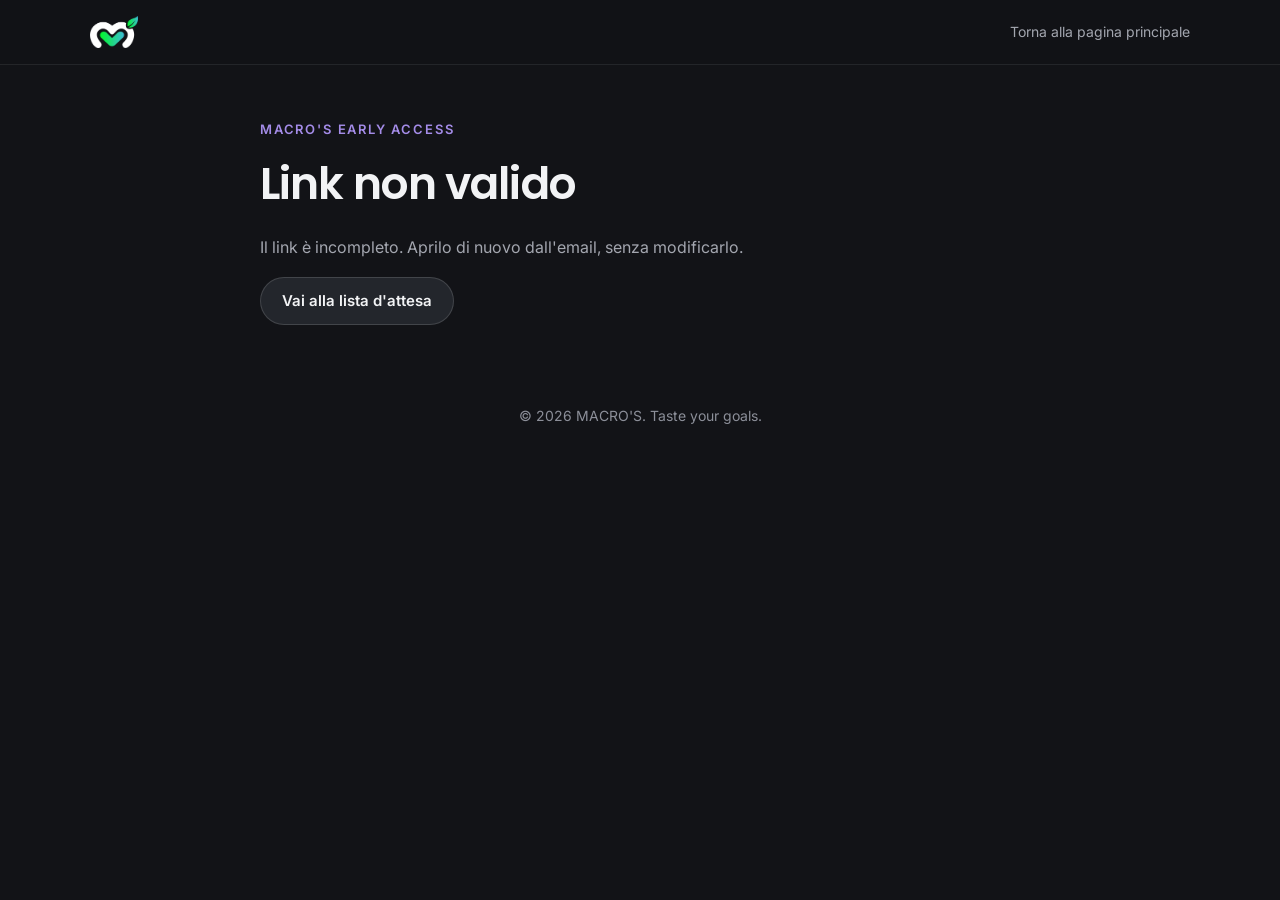
<file: iscrizione.html>
<!DOCTYPE html>
<html lang="it">
<head>
<meta charset="UTF-8">
<meta name="viewport" content="width=device-width, initial-scale=1, viewport-fit=cover">
<title>MACRO'S - La tua iscrizione</title>
<meta name="robots" content="noindex">
<meta name="referrer" content="no-referrer">
<meta name="theme-color" content="#121317">
<link rel="icon" type="image/png" href="img/icon-192.png?v=2">
<link rel="preconnect" href="https://fonts.googleapis.com">
<link rel="preconnect" href="https://fonts.gstatic.com" crossorigin>
<link href="https://fonts.googleapis.com/css2?family=Poppins:wght@500;600&family=Inter:wght@400;500;600&display=swap" rel="stylesheet">
<link rel="stylesheet" href="css/pages.css">
<style>
main{padding:56px 0 24px;}
main h1{font-size:clamp(28px,4.4vw,44px);margin-bottom:12px;}
.row{display:grid;gap:10px;margin-top:22px;}
.actions{display:flex;flex-wrap:wrap;gap:10px;margin-top:22px;}
.check{display:grid;grid-template-columns:22px 1fr;gap:12px;align-items:start;font-weight:400;color:var(--text-2);cursor:pointer;}
.check input{width:20px;height:20px;margin:2px 0 0;accent-color:#A48CE8;}
hr{border:0;border-top:1px solid var(--line);margin:28px 0;}
</style>
</head>
<body>
<nav class="nav"><div class="wrap"><a href="index.html" aria-label="MACRO'S, pagina principale"><img src="img/logo-mark.webp" alt="MACRO'S" width="48" height="32"></a><a class="back" href="index.html">Torna alla pagina principale</a></div></nav>

<main class="narrow" id="main" aria-live="polite">
  <p class="kicker">MACRO'S Early Access</p>
  <h1 id="title">Un attimo…</h1>
  <p class="muted" id="lead">Stiamo controllando il tuo link.</p>
  <div id="body"></div>
</main>
<footer>© <span id="year">2026</span> MACRO'S. Taste your goals.</footer>

<script src="js/waitlist-config.js"></script>
<script src="js/waitlist-cities.js"></script>
<script>
/* Conferma dell'iscrizione (#conferma=TOKEN) e gestione con il link personale (#gestisci=TOKEN).
   Il token sta dopo il # così non arriva al server della pagina né ad altri siti; appena letto si toglie dall'indirizzo. */
(function(){
  'use strict';
  var CFG = window.WAITLIST_CONFIG || {};
  var $ = function(id){ return document.getElementById(id); };
  document.getElementById('year').textContent = new Date().getFullYear();
  var m = /^#(conferma|gestisci)=([A-Za-z0-9_-]{43})$/.exec(location.hash);
  if(m) history.replaceState(null, '', location.pathname);   // il token non resta nella cronologia né nei segnalibri
  function esc(s){ return String(s == null ? '' : s).replace(/[&<>"']/g, function(c){ return {'&':'&amp;','<':'&lt;','>':'&gt;','"':'&quot;',"'":'&#39;'}[c]; }); }
  function show(title, lead, html){ $('title').textContent = title; $('lead').innerHTML = lead; $('body').innerHTML = html || ''; }
  function call(body){
    return fetch(CFG.endpoint, {method:'POST', headers:{'Content-Type':'application/json', 'apikey':CFG.anonKey || ''}, body:JSON.stringify(body)})
      .then(function(r){ return r.json().catch(function(){ return {}; }).then(function(d){ if(!r.ok) throw Object.assign(new Error('http'), {status:r.status}); return d; }); });
  }
  var temp = function(e){ show('Non è andata a buon fine', e && e.status === 429 ? 'Troppi tentativi in poco tempo: riprova tra qualche minuto.' : 'Si è verificato un problema temporaneo. Riapri il link tra poco.'); };

  if(!m || !CFG.endpoint){ show('Link non valido', 'Il link è incompleto. Aprilo di nuovo dall\'email, senza modificarlo.', '<p><a class="btn btn-quiet" href="index.html#early-access">Vai alla lista d\'attesa</a></p>'); return; }
  var token = m[2];

  /* ---------- conferma ---------- */
  if(m[1] === 'conferma'){
    call({action:'confirm', token:token}).then(function(d){
      if(d.result === 'confirmed'){
        show('Sei nella lista d\'attesa!', 'Iscrizione confermata per <b>' + esc(d.city_name) + '</b> (' + esc(d.province) + ', ' + esc(d.region) + ').',
          '<div class="card" style="margin-top:24px"><p style="margin:0">Quando MACRO\'S sarà disponibile a ' + esc(d.city_name) + ' riceverai il tuo codice personale per il 10% di sconto sul primo ordine. Vale una sola volta, sul primo ordine reale, entro la scadenza che ti indicheremo.</p>' +
          '<p class="small" style="margin:14px 0 0">Iscriversi non è un ordine né un acquisto e non garantisce un\'apertura in quella città.</p></div>' +
          (d.welcome_email === 'sent' ? '<p class="muted" style="margin-top:18px">Ti abbiamo inviato un\'email di riepilogo con il link per cambiare città, consensi o cancellarti.</p>'
            : '<div class="notice notice-warn" style="margin-top:18px">L\'email di riepilogo non è partita: l\'invio delle email non è ancora attivo. L\'iscrizione è comunque confermata.</div>') +
          '<div class="actions"><a class="btn btn-ea" href="index.html">Scopri MACRO\'S</a></div>');
      } else if(d.result === 'already'){
        show('Iscrizione già confermata', 'Questo link è già stato usato: la tua iscrizione è attiva. Per cambiare città o consensi usa il link nell\'email di riepilogo.', '<div class="actions"><a class="btn btn-quiet" href="index.html">Torna a MACRO\'S</a></div>');
      } else if(d.result === 'expired'){
        show('Link scaduto', 'Il link di conferma vale 48 ore. Iscriviti di nuovo con la stessa email: ti mandiamo un link nuovo, senza creare doppioni.', '<div class="actions"><a class="btn btn-ea" href="index.html#early-access">Richiedi un nuovo link</a></div>');
      } else {
        show('Link non valido', 'Il link non è riconosciuto: forse è incompleto o è stato sostituito da uno più recente. Usa l\'ultima email ricevuta.', '<div class="actions"><a class="btn btn-quiet" href="index.html#early-access">Vai alla lista d\'attesa</a></div>');
      }
    }).catch(temp);
    return;
  }

  /* ---------- gestione: città, consenso commerciale, cancellazione ---------- */
  var REG = window.WAITLIST_REGIONS || [], PROV = window.WAITLIST_PROVINCES || [];
  var fold = function(s){ return String(s).normalize('NFD').replace(/[̀-ͯ]/g, '').toLowerCase().replace(/[’']/g, ' '); };
  var CITIES = (window.WAITLIST_COMUNI || []).map(function(c){ var p = PROV[c[2]] || ['', '', 0]; return {id:c[0], name:c[1], sigla:p[0], province:p[1], region:REG[p[2]] || '', cap:c[3], f:fold(c[1])}; });
  function search(q){
    q = fold(q.trim()); if(!q) return [];
    var a = [], b = [];
    CITIES.forEach(function(c){ if(c.f.indexOf(q) === 0) a.push(c); else if(q.length >= 3 && c.f.indexOf(q) > 0) b.push(c); });
    var s = function(x, y){ return (y.cap - x.cap) || x.name.length - y.name.length; };
    return a.sort(s).concat(b.sort(s)).slice(0, 8);
  }

  function renderManage(d){
    show('La tua iscrizione', 'Email: <b>' + esc(d.email_masked) + '</b> · ' + (d.status === 'confirmed' ? 'confermata' : 'in attesa di conferma'),
      '<div class="card" style="margin-top:24px">' +
        '<label for="city">Città in cui vorresti trovare MACRO\'S</label>' +
        '<p class="small" style="margin:4px 0 10px">Attuale: <b style="color:var(--text)">' + esc(d.city_name) + '</b> (' + esc(d.province) + ', ' + esc(d.region) + ')</p>' +
        '<div class="combo"><input id="city" type="text" role="combobox" aria-expanded="false" aria-controls="city-list" aria-autocomplete="list" autocomplete="off" placeholder="Cerca un altro comune"><ul id="city-list" role="listbox" hidden></ul></div>' +
        '<div class="actions"><button class="btn btn-ea" id="save-city" type="button" disabled>Salva la nuova città</button></div>' +
        '<hr>' +
        '<label class="check"><input type="checkbox" id="mkt"' + (d.marketing_consent ? ' checked' : '') + '><span>Voglio ricevere anche novità e offerte di MACRO\'S non legate alla lista d\'attesa (facoltativo).</span></label>' +
        '<hr>' +
        '<p class="small" style="margin:0 0 12px">Cancellandoti elimini l\'iscrizione e lo sconto del 10%. L\'operazione non si può annullare.</p>' +
        '<button class="btn btn-danger" id="del" type="button">Cancella la mia iscrizione</button>' +
      '</div><div id="msg" role="status" style="margin-top:16px"></div>');
    var input = $('city'), list = $('city-list'), save = $('save-city'), chosen = null, shown = [], act = -1;
    function draw(){
      list.innerHTML = shown.map(function(c, i){ return '<li role="option" id="o' + i + '" aria-selected="' + (i === act) + '" data-i="' + i + '"><b>' + esc(c.name) + '</b><span>' + esc(c.province + ' · ' + c.region) + '</span></li>'; }).join('');
      list.hidden = !shown.length; input.setAttribute('aria-expanded', shown.length ? 'true' : 'false');
      if(act >= 0) input.setAttribute('aria-activedescendant', 'o' + act); else input.removeAttribute('aria-activedescendant');
    }
    function pick(c){ chosen = c; input.value = c.name + ' (' + c.sigla + ')'; shown = []; act = -1; draw(); save.disabled = false; }
    input.addEventListener('input', function(){ chosen = null; save.disabled = true; shown = search(input.value); act = shown.length ? 0 : -1; draw(); });
    input.addEventListener('keydown', function(e){
      if(e.key === 'ArrowDown' && shown.length){ e.preventDefault(); act = (act + 1) % shown.length; draw(); }
      else if(e.key === 'ArrowUp' && shown.length){ e.preventDefault(); act = (act - 1 + shown.length) % shown.length; draw(); }
      else if(e.key === 'Enter' && act >= 0){ e.preventDefault(); pick(shown[act]); }
      else if(e.key === 'Escape'){ shown = []; draw(); }
    });
    list.addEventListener('mousedown', function(e){ var li = e.target.closest('li'); if(li){ e.preventDefault(); pick(shown[+li.dataset.i]); } });
    input.addEventListener('blur', function(){ setTimeout(function(){ shown = []; draw(); }, 120); });
    function msg(kind, text){ $('msg').className = 'notice notice-' + kind; $('msg').textContent = text; }
    save.addEventListener('click', function(){
      if(!chosen) return; save.disabled = true;
      call({action:'manage', token:token, op:'city', city_id:chosen.id}).then(function(r){ if(r.result === 'ok'){ renderManage(r); msg('ok', 'Città aggiornata: ' + r.city_name + '.'); } else msg('error', 'Link non più valido.'); })
        .catch(function(){ save.disabled = false; msg('error', 'Non è stato possibile salvare: riprova tra poco.'); });
    });
    $('mkt').addEventListener('change', function(e){
      var on = e.target.checked; e.target.disabled = true;
      call({action:'manage', token:token, op:'marketing', marketing:on}).then(function(r){ e.target.disabled = false; if(r.result === 'ok') msg('ok', on ? 'Consenso alle comunicazioni commerciali registrato.' : 'Consenso revocato: non riceverai più comunicazioni commerciali.'); })
        .catch(function(){ e.target.disabled = false; e.target.checked = !on; msg('error', 'Non è stato possibile salvare: riprova tra poco.'); });
    });
    $('del').addEventListener('click', function(){
      if(!confirm('Vuoi davvero cancellare l\'iscrizione? Perderai lo sconto del 10%.')) return;
      $('del').disabled = true;
      call({action:'manage', token:token, op:'delete'}).then(function(r){
        if(r.result === 'deleted') show('Iscrizione cancellata', 'Abbiamo eliminato la tua email e la città scelta dalla lista d\'attesa. Lo sconto del 10% non è più riservato: se cambi idea, puoi iscriverti di nuovo quando vuoi.', '<div class="actions"><a class="btn btn-quiet" href="index.html">Torna a MACRO\'S</a></div>');
        else msg('error', 'Link non più valido.');
      }).catch(function(){ $('del').disabled = false; msg('error', 'Non è stato possibile cancellare: riprova tra poco.'); });
    });
  }
  call({action:'manage', token:token, op:'get'}).then(function(d){
    if(d.result === 'ok') renderManage(d);
    else show('Link non valido', 'Questo link personale non è più valido: forse ne hai ricevuto uno più recente, oppure l\'iscrizione è stata cancellata.', '<div class="actions"><a class="btn btn-quiet" href="index.html#early-access">Vai alla lista d\'attesa</a></div>');
  }).catch(temp);
})();
</script>
</body>
</html>
</file>
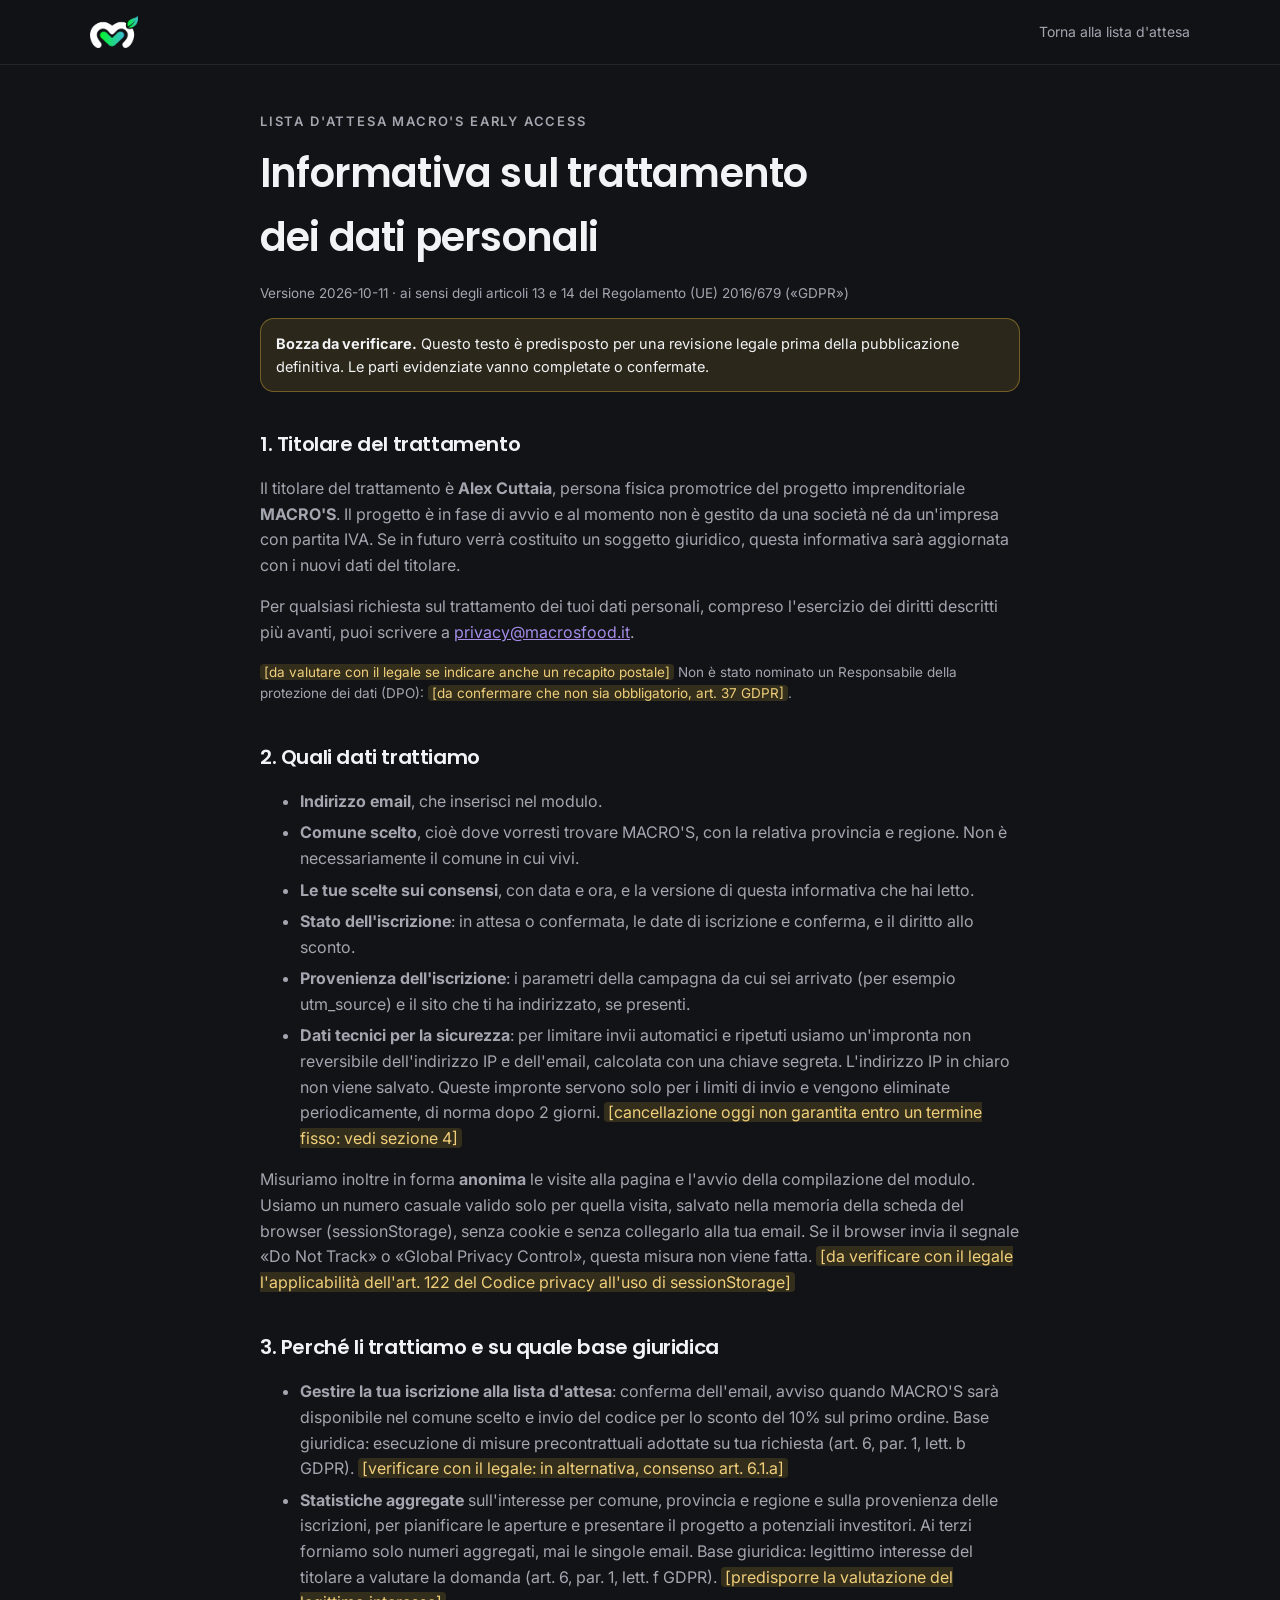
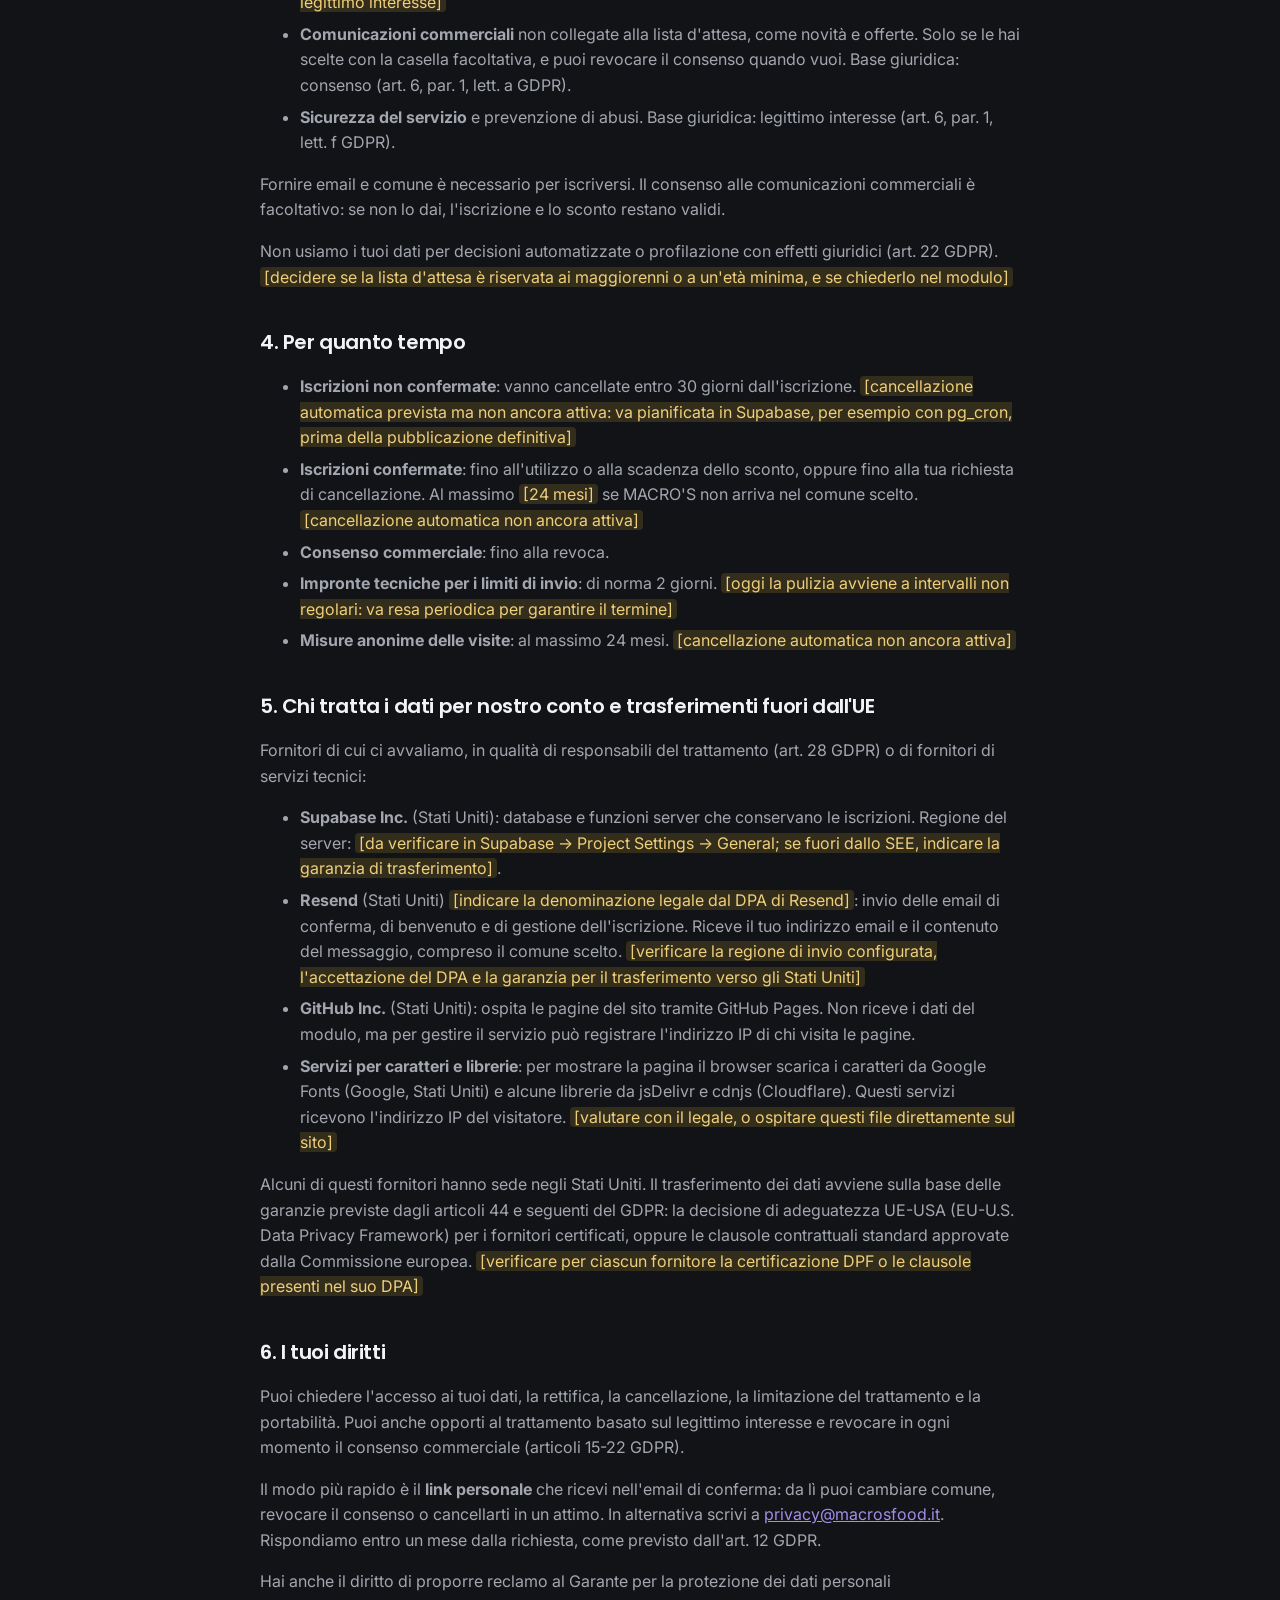
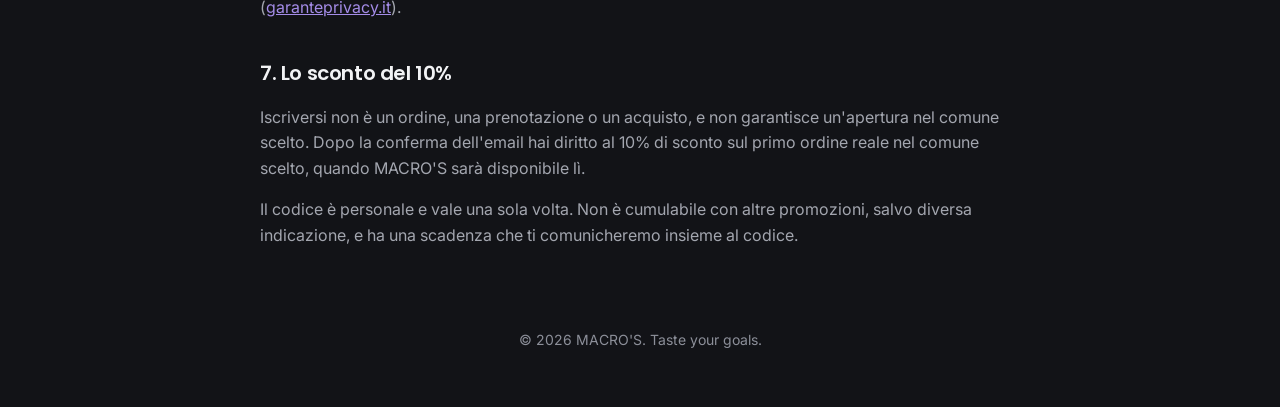
<file: privacy.html>
<!DOCTYPE html>
<html lang="it">
<head>
<meta charset="UTF-8">
<meta name="viewport" content="width=device-width, initial-scale=1, viewport-fit=cover">
<title>MACRO'S - Informativa privacy lista d'attesa</title>
<meta name="robots" content="noindex">
<meta name="theme-color" content="#121317">
<link rel="icon" type="image/png" href="img/icon-192.png?v=2">
<link rel="preconnect" href="https://fonts.googleapis.com">
<link rel="preconnect" href="https://fonts.gstatic.com" crossorigin>
<link href="https://fonts.googleapis.com/css2?family=Poppins:wght@500;600&family=Inter:wght@400;500;600&display=swap" rel="stylesheet">
<link rel="stylesheet" href="css/pages.css">
<style>
.doc{padding:48px 0 24px;}
.doc h1{font-size:clamp(28px,4vw,40px);margin-bottom:8px;}
.doc h2{font-size:20px;margin:36px 0 10px;}
.doc p,.doc li{color:var(--text-2);}
.doc li{margin-bottom:6px;}
.todo{background:rgba(224,178,58,.16);color:#F0CF7A;padding:0 4px;border-radius:4px;}
</style>
</head>
<body>
<nav class="nav"><div class="wrap"><a href="index.html" aria-label="MACRO'S, pagina principale"><img src="img/logo-mark.webp" alt="MACRO'S" width="48" height="32"></a><a class="back" href="index.html#early-access">Torna alla lista d'attesa</a></div></nav>

<main class="doc narrow">
  <p class="kicker">Lista d'attesa MACRO'S Early Access</p>
  <h1>Informativa sul trattamento dei dati personali</h1>
  <p class="small">Versione 2026-10-11 · ai sensi degli articoli 13 e 14 del Regolamento (UE) 2016/679 («GDPR»)</p>
  <div class="notice notice-warn" role="note"><b>Bozza da verificare.</b> Questo testo è predisposto per una revisione legale prima della pubblicazione definitiva. Le parti evidenziate vanno completate o confermate.</div>

  <h2>1. Titolare del trattamento</h2>
  <p>Il titolare del trattamento è <b>Alex Cuttaia</b>, persona fisica promotrice del progetto imprenditoriale <b>MACRO'S</b>. Il progetto è in fase di avvio e al momento non è gestito da una società né da un'impresa con partita IVA. Se in futuro verrà costituito un soggetto giuridico, questa informativa sarà aggiornata con i nuovi dati del titolare.</p>
  <p>Per qualsiasi richiesta sul trattamento dei tuoi dati personali, compreso l'esercizio dei diritti descritti più avanti, puoi scrivere a <a href="mailto:privacy@macrosfood.it">privacy@macrosfood.it</a>.</p>
  <p class="small"><span class="todo">[da valutare con il legale se indicare anche un recapito postale]</span> Non è stato nominato un Responsabile della protezione dei dati (DPO): <span class="todo">[da confermare che non sia obbligatorio, art. 37 GDPR]</span>.</p>

  <h2>2. Quali dati trattiamo</h2>
  <ul>
    <li><b>Indirizzo email</b>, che inserisci nel modulo.</li>
    <li><b>Comune scelto</b>, cioè dove vorresti trovare MACRO'S, con la relativa provincia e regione. Non è necessariamente il comune in cui vivi.</li>
    <li><b>Le tue scelte sui consensi</b>, con data e ora, e la versione di questa informativa che hai letto.</li>
    <li><b>Stato dell'iscrizione</b>: in attesa o confermata, le date di iscrizione e conferma, e il diritto allo sconto.</li>
    <li><b>Provenienza dell'iscrizione</b>: i parametri della campagna da cui sei arrivato (per esempio utm_source) e il sito che ti ha indirizzato, se presenti.</li>
    <li><b>Dati tecnici per la sicurezza</b>: per limitare invii automatici e ripetuti usiamo un'impronta non reversibile dell'indirizzo IP e dell'email, calcolata con una chiave segreta. L'indirizzo IP in chiaro non viene salvato. Queste impronte servono solo per i limiti di invio e vengono eliminate periodicamente, di norma dopo 2 giorni. <span class="todo">[cancellazione oggi non garantita entro un termine fisso: vedi sezione 4]</span></li>
  </ul>
  <p>Misuriamo inoltre in forma <b>anonima</b> le visite alla pagina e l'avvio della compilazione del modulo. Usiamo un numero casuale valido solo per quella visita, salvato nella memoria della scheda del browser (sessionStorage), senza cookie e senza collegarlo alla tua email. Se il browser invia il segnale «Do Not Track» o «Global Privacy Control», questa misura non viene fatta. <span class="todo">[da verificare con il legale l'applicabilità dell'art. 122 del Codice privacy all'uso di sessionStorage]</span></p>

  <h2>3. Perché li trattiamo e su quale base giuridica</h2>
  <ul>
    <li><b>Gestire la tua iscrizione alla lista d'attesa</b>: conferma dell'email, avviso quando MACRO'S sarà disponibile nel comune scelto e invio del codice per lo sconto del 10% sul primo ordine. Base giuridica: esecuzione di misure precontrattuali adottate su tua richiesta (art. 6, par. 1, lett. b GDPR). <span class="todo">[verificare con il legale: in alternativa, consenso art. 6.1.a]</span></li>
    <li><b>Statistiche aggregate</b> sull'interesse per comune, provincia e regione e sulla provenienza delle iscrizioni, per pianificare le aperture e presentare il progetto a potenziali investitori. Ai terzi forniamo solo numeri aggregati, mai le singole email. Base giuridica: legittimo interesse del titolare a valutare la domanda (art. 6, par. 1, lett. f GDPR). <span class="todo">[predisporre la valutazione del legittimo interesse]</span></li>
    <li><b>Comunicazioni commerciali</b> non collegate alla lista d'attesa, come novità e offerte. Solo se le hai scelte con la casella facoltativa, e puoi revocare il consenso quando vuoi. Base giuridica: consenso (art. 6, par. 1, lett. a GDPR).</li>
    <li><b>Sicurezza del servizio</b> e prevenzione di abusi. Base giuridica: legittimo interesse (art. 6, par. 1, lett. f GDPR).</li>
  </ul>
  <p>Fornire email e comune è necessario per iscriversi. Il consenso alle comunicazioni commerciali è facoltativo: se non lo dai, l'iscrizione e lo sconto restano validi.</p>
  <p>Non usiamo i tuoi dati per decisioni automatizzate o profilazione con effetti giuridici (art. 22 GDPR). <span class="todo">[decidere se la lista d'attesa è riservata ai maggiorenni o a un'età minima, e se chiederlo nel modulo]</span></p>

  <h2>4. Per quanto tempo</h2>
  <ul>
    <li><b>Iscrizioni non confermate</b>: vanno cancellate entro 30 giorni dall'iscrizione. <span class="todo">[cancellazione automatica prevista ma non ancora attiva: va pianificata in Supabase, per esempio con pg_cron, prima della pubblicazione definitiva]</span></li>
    <li><b>Iscrizioni confermate</b>: fino all'utilizzo o alla scadenza dello sconto, oppure fino alla tua richiesta di cancellazione. Al massimo <span class="todo">[24 mesi]</span> se MACRO'S non arriva nel comune scelto. <span class="todo">[cancellazione automatica non ancora attiva]</span></li>
    <li><b>Consenso commerciale</b>: fino alla revoca.</li>
    <li><b>Impronte tecniche per i limiti di invio</b>: di norma 2 giorni. <span class="todo">[oggi la pulizia avviene a intervalli non regolari: va resa periodica per garantire il termine]</span></li>
    <li><b>Misure anonime delle visite</b>: al massimo 24 mesi. <span class="todo">[cancellazione automatica non ancora attiva]</span></li>
  </ul>

  <h2>5. Chi tratta i dati per nostro conto e trasferimenti fuori dall'UE</h2>
  <p>Fornitori di cui ci avvaliamo, in qualità di responsabili del trattamento (art. 28 GDPR) o di fornitori di servizi tecnici:</p>
  <ul>
    <li><b>Supabase Inc.</b> (Stati Uniti): database e funzioni server che conservano le iscrizioni. Regione del server: <span class="todo">[da verificare in Supabase → Project Settings → General; se fuori dallo SEE, indicare la garanzia di trasferimento]</span>.</li>
    <li><b>Resend</b> (Stati Uniti) <span class="todo">[indicare la denominazione legale dal DPA di Resend]</span>: invio delle email di conferma, di benvenuto e di gestione dell'iscrizione. Riceve il tuo indirizzo email e il contenuto del messaggio, compreso il comune scelto. <span class="todo">[verificare la regione di invio configurata, l'accettazione del DPA e la garanzia per il trasferimento verso gli Stati Uniti]</span></li>
    <li><b>GitHub Inc.</b> (Stati Uniti): ospita le pagine del sito tramite GitHub Pages. Non riceve i dati del modulo, ma per gestire il servizio può registrare l'indirizzo IP di chi visita le pagine.</li>
    <li><b>Servizi per caratteri e librerie</b>: per mostrare la pagina il browser scarica i caratteri da Google Fonts (Google, Stati Uniti) e alcune librerie da jsDelivr e cdnjs (Cloudflare). Questi servizi ricevono l'indirizzo IP del visitatore. <span class="todo">[valutare con il legale, o ospitare questi file direttamente sul sito]</span></li>
  </ul>
  <p>Alcuni di questi fornitori hanno sede negli Stati Uniti. Il trasferimento dei dati avviene sulla base delle garanzie previste dagli articoli 44 e seguenti del GDPR: la decisione di adeguatezza UE-USA (EU-U.S. Data Privacy Framework) per i fornitori certificati, oppure le clausole contrattuali standard approvate dalla Commissione europea. <span class="todo">[verificare per ciascun fornitore la certificazione DPF o le clausole presenti nel suo DPA]</span></p>

  <h2>6. I tuoi diritti</h2>
  <p>Puoi chiedere l'accesso ai tuoi dati, la rettifica, la cancellazione, la limitazione del trattamento e la portabilità. Puoi anche opporti al trattamento basato sul legittimo interesse e revocare in ogni momento il consenso commerciale (articoli 15-22 GDPR).</p>
  <p>Il modo più rapido è il <b>link personale</b> che ricevi nell'email di conferma: da lì puoi cambiare comune, revocare il consenso o cancellarti in un attimo. In alternativa scrivi a <a href="mailto:privacy@macrosfood.it">privacy@macrosfood.it</a>. Rispondiamo entro un mese dalla richiesta, come previsto dall'art. 12 GDPR.</p>
  <p>Hai anche il diritto di proporre reclamo al Garante per la protezione dei dati personali (<a href="https://www.garanteprivacy.it" target="_blank" rel="noopener">garanteprivacy.it</a>).</p>

  <h2>7. Lo sconto del 10%</h2>
  <p>Iscriversi non è un ordine, una prenotazione o un acquisto, e non garantisce un'apertura nel comune scelto. Dopo la conferma dell'email hai diritto al 10% di sconto sul primo ordine reale nel comune scelto, quando MACRO'S sarà disponibile lì.</p>
  <p>Il codice è personale e vale una sola volta. Non è cumulabile con altre promozioni, salvo diversa indicazione, e ha una scadenza che ti comunicheremo insieme al codice.</p>
</main>
<footer>© <span id="year">2026</span> MACRO'S. Taste your goals.</footer>
<script>document.getElementById('year').textContent = new Date().getFullYear();</script>
</body>
</html>
</file>
<file: css/pages.css>
/* Pagine secondarie della landing (privacy, iscrizione, dashboard della lista d'attesa): stessi colori e caratteri di index.html */
:root{
  color-scheme:dark;
  --bg:#121317;--raise:#1B1D22;--raise-2:#23262C;
  --line:rgba(255,255,255,.08);--line-2:rgba(255,255,255,.14);
  --text:#F2F3F5;--text-2:#A3A6AF;--text-3:#8C8F99;
  --mint:#22D287;--g:#A48CE8;--p:#fa7769;--c:#5B9BD9;
  --brand:linear-gradient(100deg,#08F13C 0%,#22D287 50%,#3CBDD2 100%);
  --r-l:28px;
}
*{box-sizing:border-box;}
html{-webkit-text-size-adjust:100%;}
body{margin:0;background:var(--bg);color:var(--text);font:400 16px/1.6 'Inter',system-ui,sans-serif;-webkit-font-smoothing:antialiased;}
h1,h2,h3{font-family:'Poppins',sans-serif;font-weight:600;margin:0;letter-spacing:-.02em;text-wrap:balance;}
a{color:var(--g);}
.wrap{width:min(100% - 40px,1100px);margin-inline:auto;}
.narrow{width:min(100% - 40px,760px);margin-inline:auto;}
.nav{position:sticky;top:0;z-index:30;background:rgba(18,19,23,.82);-webkit-backdrop-filter:saturate(1.4) blur(18px);backdrop-filter:saturate(1.4) blur(18px);border-bottom:1px solid var(--line);}
.nav .wrap{display:flex;align-items:center;justify-content:space-between;gap:16px;height:64px;}
.nav img{height:32px;width:auto;display:block;}
.nav a.back{color:var(--text-2);text-decoration:none;font-size:14px;}
.nav a.back:hover{color:var(--text);}
.kicker{margin:0 0 12px;font:600 13px 'Inter',sans-serif;letter-spacing:.14em;text-transform:uppercase;color:var(--g);}
.card{background:var(--raise);border-radius:var(--r-l);padding:clamp(22px,3vw,34px);box-shadow:inset 0 0 0 1px var(--line);}
.btn{display:inline-flex;align-items:center;justify-content:center;gap:8px;min-height:48px;padding:0 22px;border-radius:999px;border:0;font:600 15px 'Inter',sans-serif;text-decoration:none;cursor:pointer;}
.btn-ea{background:linear-gradient(100deg,#A48CE8 0%,#C4B3F2 100%);color:#140F24;}
.btn-quiet{background:var(--raise-2);color:var(--text);box-shadow:inset 0 0 0 1px var(--line-2);}
.btn-danger{background:rgba(240,138,126,.14);color:#F5C2BC;box-shadow:inset 0 0 0 1px rgba(240,138,126,.45);}
.btn[disabled]{opacity:.6;cursor:progress;}
.btn:focus-visible,input:focus-visible,select:focus-visible,button:focus-visible{outline:2px solid var(--g);outline-offset:2px;}
input[type=text],input[type=email],input[type=password],input[type=search],select{width:100%;min-height:48px;padding:0 14px;border-radius:12px;border:1px solid var(--line-2);background:var(--raise-2);color:var(--text);font:400 16px 'Inter',sans-serif;}
label{font-weight:600;font-size:14.5px;}
.muted{color:var(--text-2);}
.small{font-size:13.5px;color:var(--text-3);}
.notice{padding:14px 16px;border-radius:14px;font-size:14.5px;}
.notice-ok{background:rgba(164,140,232,.14);box-shadow:inset 0 0 0 1px rgba(164,140,232,.4);}
.notice-warn{background:rgba(224,178,58,.12);box-shadow:inset 0 0 0 1px rgba(224,178,58,.4);}
.notice-error{background:rgba(240,138,126,.12);box-shadow:inset 0 0 0 1px rgba(240,138,126,.4);color:#F5C2BC;}
footer{padding:40px 0 56px;color:var(--text-3);font-size:14px;text-align:center;}
/* ricerca del comune (stessa logica del modulo della landing) */
.combo{position:relative;}
.combo ul{position:absolute;z-index:20;left:0;right:0;top:calc(100% + 6px);margin:0;padding:6px;list-style:none;max-height:260px;overflow-y:auto;border-radius:14px;background:#262930;box-shadow:inset 0 0 0 1px var(--line-2),0 24px 50px -20px rgba(0,0,0,.9);}
.combo li{display:flex;flex-direction:column;padding:10px 12px;border-radius:10px;cursor:pointer;}
.combo li span{font-size:13px;color:var(--text-2);}
.combo li[aria-selected=true],.combo li:hover{background:rgba(164,140,232,.16);}
</file>
